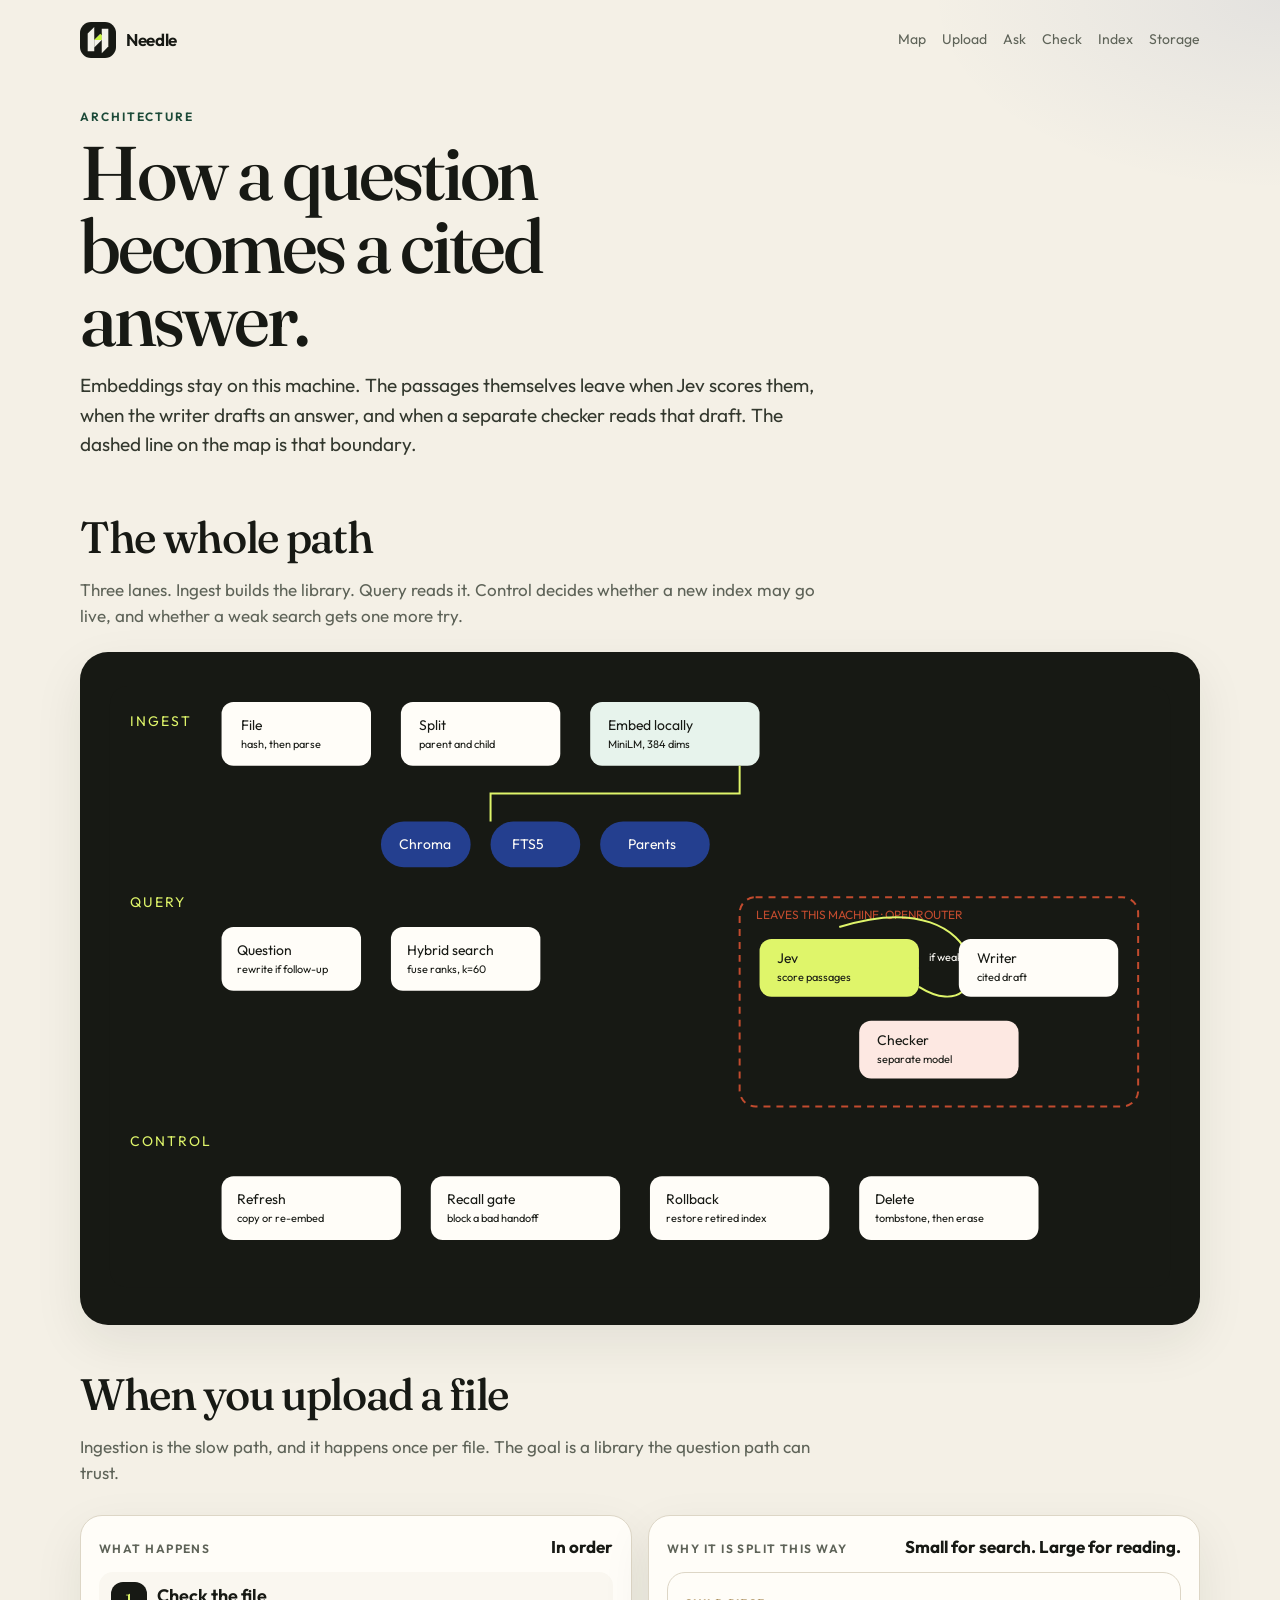
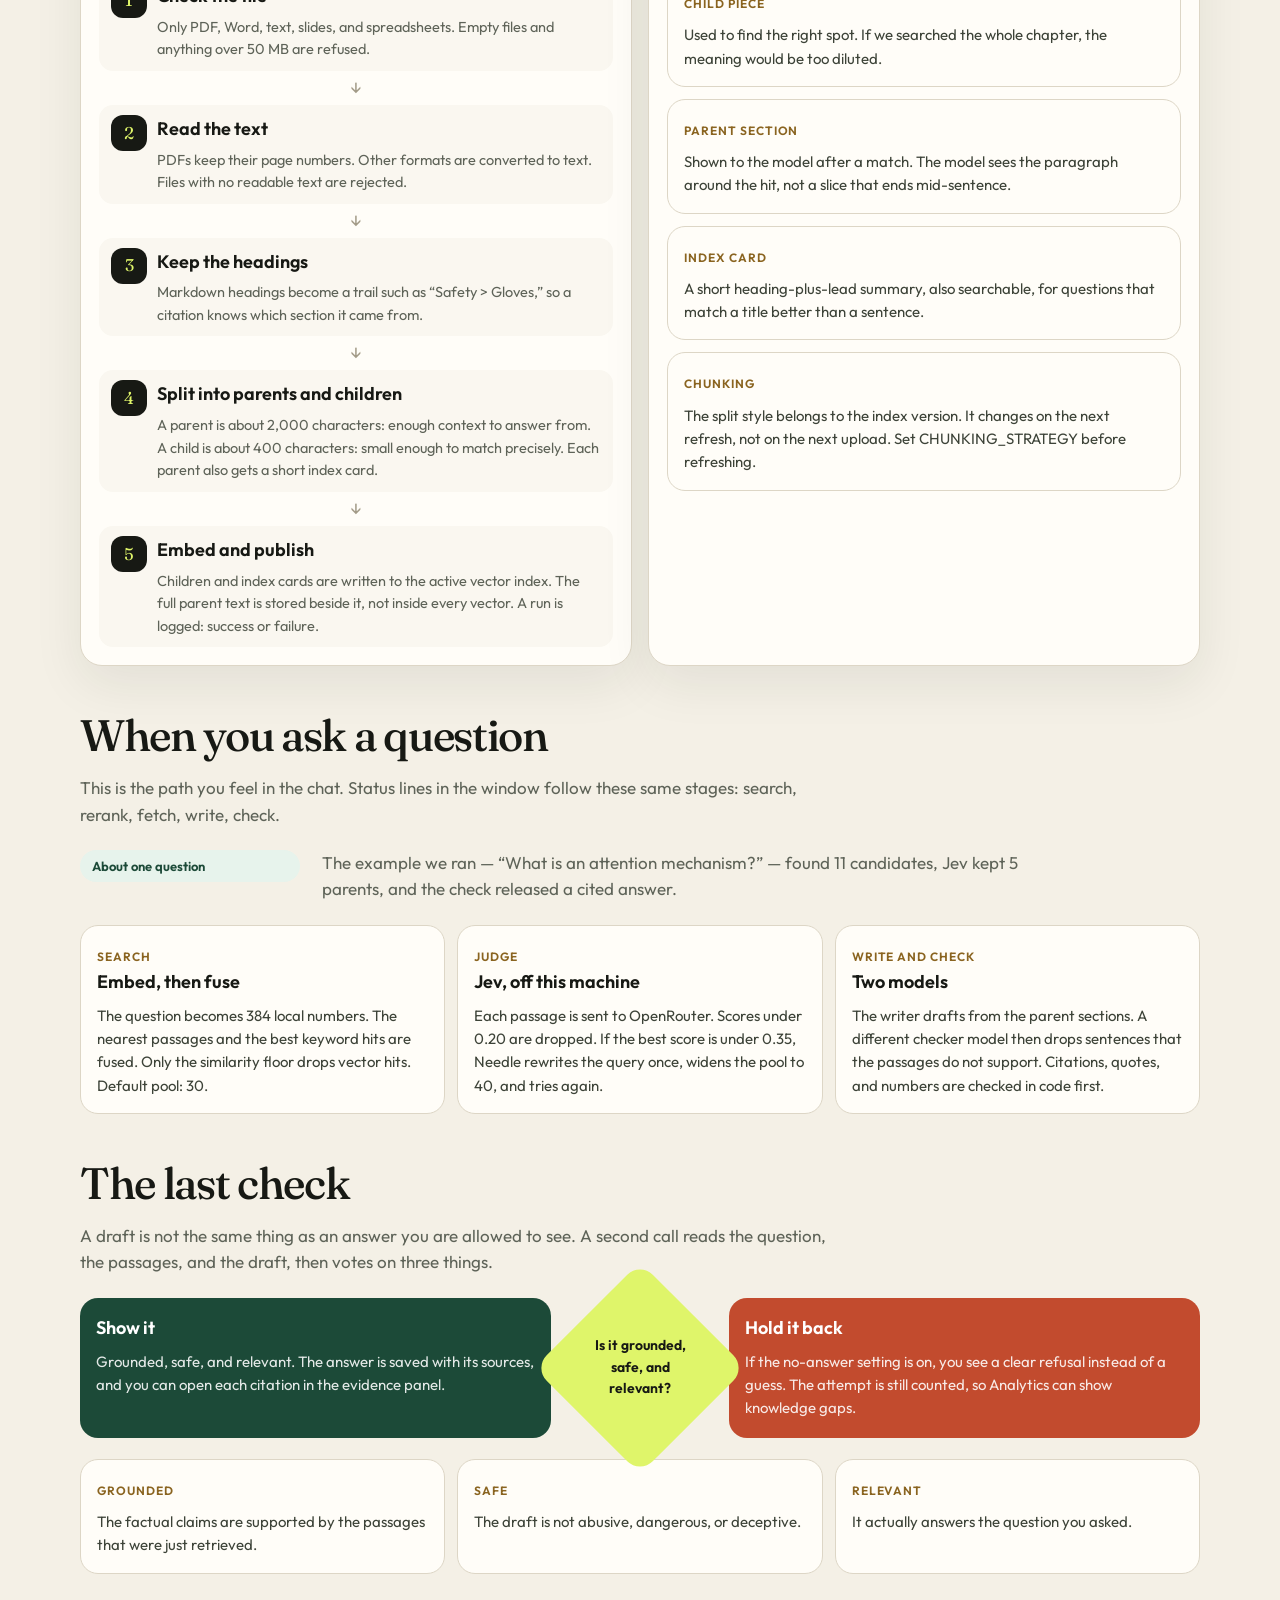
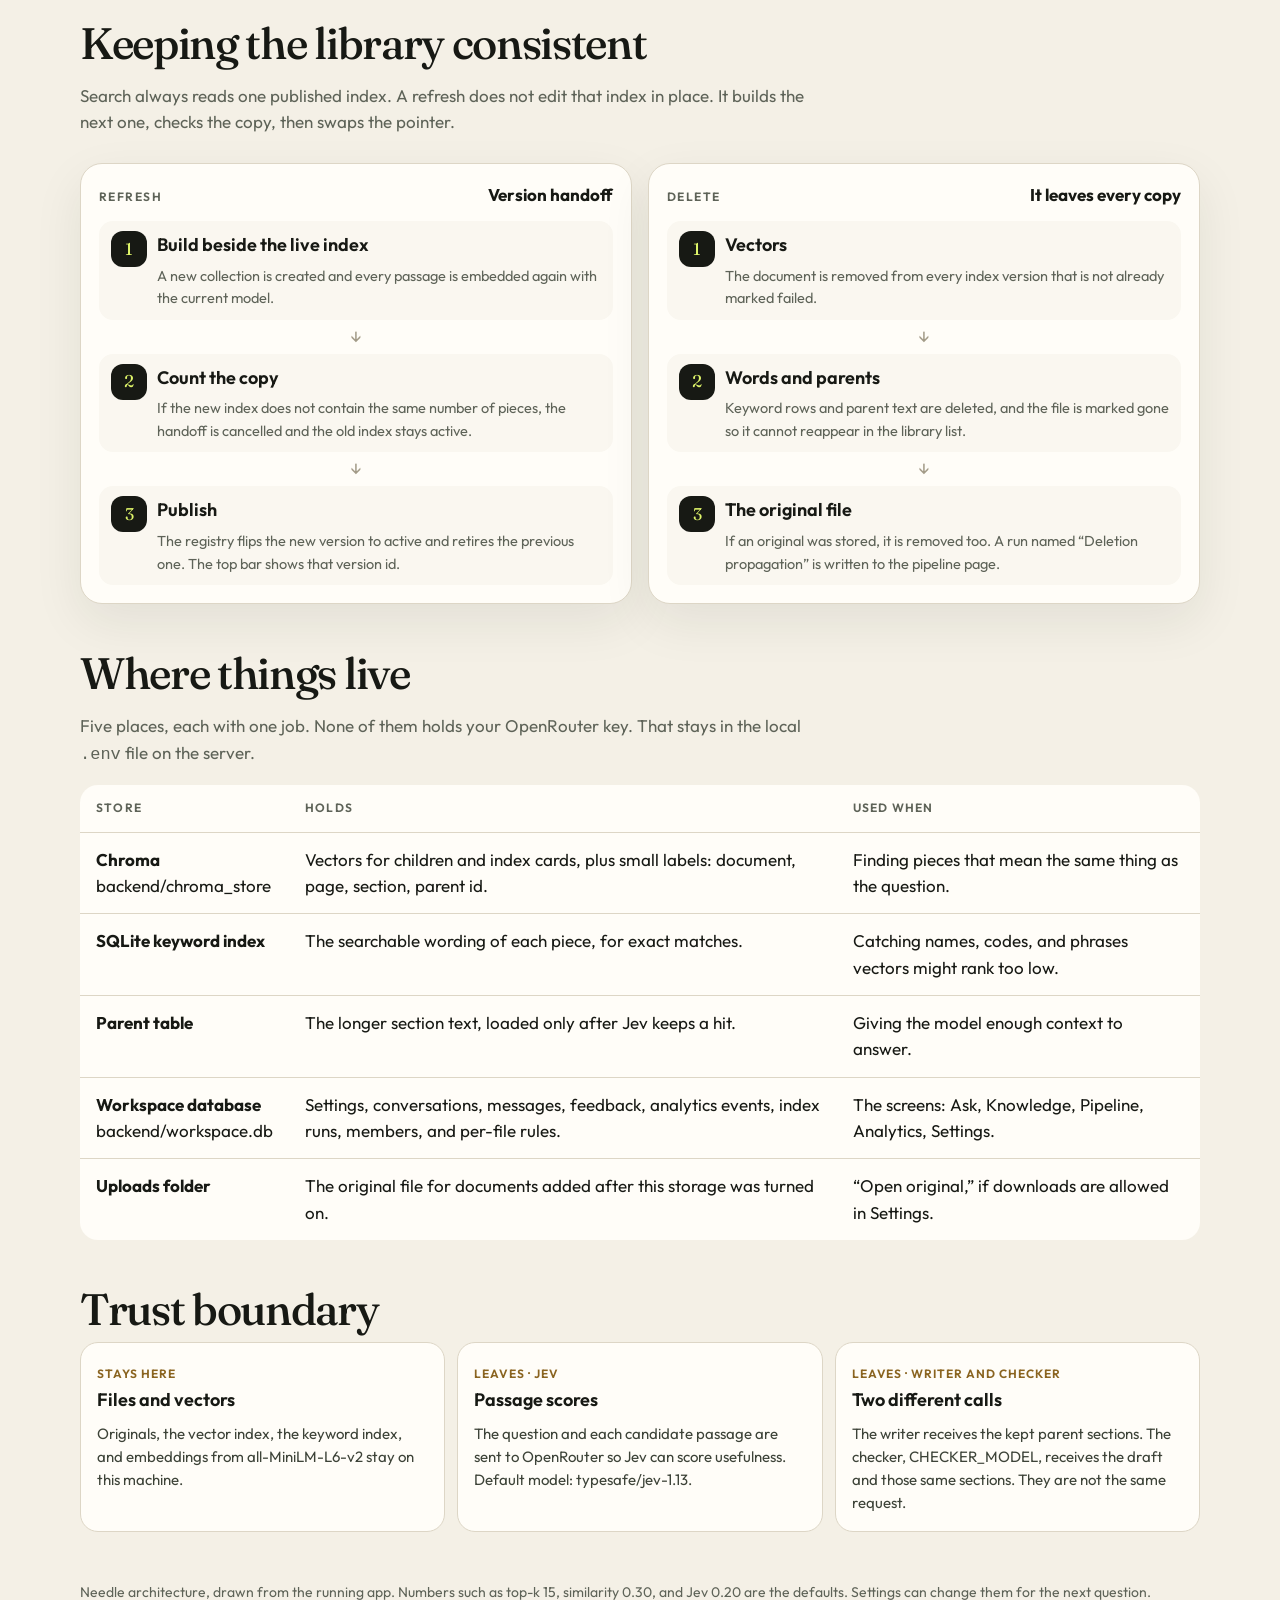
<file: frontend/architecture.html>
<!doctype html>
<html lang="en">
<head>
  <meta charset="UTF-8" />
  <meta name="viewport" content="width=device-width, initial-scale=1" />
  <title>Needle — how the system works</title>
  <link rel="preconnect" href="https://fonts.googleapis.com" />
  <link rel="preconnect" href="https://fonts.gstatic.com" crossorigin />
  <link href="https://fonts.googleapis.com/css2?family=Fraunces:opsz,wght@9..144,500;9..144,620&family=Outfit:wght@380;500;640&display=swap" rel="stylesheet" />
  <style>
    :root {
      --ink: #171914;
      --muted: #5e6358;
      --paper: #f4f0e6;
      --card: #fffdf8;
      --line: #ddd6c6;
      --moss: #1c4a38;
      --moss-2: #e7f3ec;
      --acid: #dff56a;
      --clay: #c24b2e;
      --clay-2: #fde8e2;
      --blue: #243f8f;
      --blue-2: #e7ecfb;
      --gold: #8a6420;
      --gold-2: #f8efd8;
      --shadow: 0 18px 50px rgba(28, 32, 22, .08);
    }
    * { box-sizing: border-box; }
    html { scroll-behavior: smooth; }
    body {
      margin: 0;
      color: var(--ink);
      background:
        radial-gradient(900px 420px at 8% -10%, rgba(223,245,106,.45), transparent 60%),
        radial-gradient(700px 380px at 100% 0%, rgba(36,63,143,.08), transparent 50%),
        var(--paper);
      font-family: Outfit, sans-serif;
      font-size: 17px;
      line-height: 1.55;
    }
    a { color: inherit; }
    .wrap { width: min(1120px, calc(100% - 36px)); margin: 0 auto; }
    header.top {
      display: flex; align-items: center; justify-content: space-between;
      padding: 22px 0 8px;
    }
    .brand { display: flex; gap: 10px; align-items: center; font-weight: 640; letter-spacing: -.02em; }
    .mark {
      width: 36px; height: 36px; border-radius: 11px; background: var(--ink); color: var(--acid);
      display: grid; place-items: center;
    }
    .mark svg { width: 30px; height: 30px; }
    nav { display: flex; gap: 16px; flex-wrap: wrap; font-size: 14px; }
    nav a { text-decoration: none; color: var(--muted); }
    nav a:hover { color: var(--ink); }
    .hero { padding: 42px 0 18px; }
    .kicker { font-size: 12px; letter-spacing: .16em; text-transform: uppercase; color: var(--moss); font-weight: 640; }
    h1 {
      font-family: Fraunces, serif; font-weight: 500; letter-spacing: -.04em;
      font-size: clamp(42px, 6vw, 76px); line-height: .96; margin: 10px 0 16px; max-width: 14ch;
    }
    .lede { max-width: 62ch; font-size: 19px; color: #33382e; margin: 0; }
    h2 {
      font-family: Fraunces, serif; font-weight: 500; letter-spacing: -.03em;
      font-size: clamp(30px, 4vw, 44px); line-height: 1.05; margin: 0 0 10px;
    }
    h3 { margin: 0 0 6px; font-size: 18px; font-weight: 640; }
    section { padding: 36px 0 10px; }
    .note { color: var(--muted); max-width: 68ch; }

    .lanes { display: grid; grid-template-columns: 1fr 1fr; gap: 16px; margin-top: 28px; }
    .lane { background: var(--card); border: 1px solid var(--line); border-radius: 22px; padding: 18px; box-shadow: var(--shadow); }
    .lane header { display: flex; justify-content: space-between; align-items: baseline; gap: 12px; margin-bottom: 12px; }
    .lane header span { font-size: 12px; letter-spacing: .12em; text-transform: uppercase; color: var(--muted); font-weight: 640; }
    .flow { display: grid; gap: 8px; }
    .step {
      display: grid; grid-template-columns: 36px 1fr; gap: 10px; align-items: start;
      background: #faf7f0; border-radius: 14px; padding: 10px 12px;
    }
    .n {
      width: 36px; height: 36px; border-radius: 12px; display: grid; place-items: center;
      font-family: Fraunces, serif; background: var(--ink); color: var(--acid);
    }
    .step p { margin: 0; color: var(--muted); font-size: 14.5px; }
    .arrow { text-align: center; color: #a39b88; font-size: 18px; line-height: 1; }

    .board {
      margin-top: 22px; background: var(--ink); color: #f6f3ea; border-radius: 28px;
      padding: 26px 22px 22px; box-shadow: var(--shadow);
    }
    .board h2 { color: white; }
    .board .note { color: #c9c6ba; }
    .grid { display: grid; grid-template-columns: repeat(4, 1fr); gap: 10px; margin-top: 18px; }
    .node {
      background: #242820; border: 1px solid #3a4034; border-radius: 16px; padding: 14px 14px 12px; min-height: 118px;
    }
    .node strong { display: block; font-size: 16px; margin-bottom: 6px; }
    .node span { color: #c8c4b6; font-size: 13.5px; display: block; }
    .node.acid { background: var(--acid); color: var(--ink); border-color: transparent; }
    .node.acid span { color: #3d4524; }
    .node.clay { background: #3a241d; border-color: #6a3b2e; }
    .tag { display: inline-block; margin-bottom: 8px; font-size: 11px; letter-spacing: .12em; text-transform: uppercase; color: var(--acid); font-weight: 640; }
    .node.acid .tag { color: var(--moss); }

    .explain { display: grid; grid-template-columns: 220px 1fr; gap: 22px; margin: 22px 0; align-items: start; }
    .pill { display: inline-flex; align-items: center; gap: 8px; background: var(--moss-2); color: var(--moss); border-radius: 999px; padding: 6px 12px; font-size: 13px; font-weight: 640; }
    .cards { display: grid; grid-template-columns: repeat(3, 1fr); gap: 12px; }
    .card { background: var(--card); border: 1px solid var(--line); border-radius: 18px; padding: 16px; }
    .card em { font-style: normal; font-size: 12px; letter-spacing: .08em; text-transform: uppercase; color: var(--gold); font-weight: 640; }
    .card p { margin: 8px 0 0; color: #3d4338; font-size: 15px; }

    .decision {
      display: grid; grid-template-columns: 1fr auto 1fr; gap: 14px; align-items: center; margin-top: 16px;
    }
    .choice { border-radius: 18px; padding: 16px; min-height: 140px; }
    .yes { background: var(--moss); color: white; }
    .no { background: var(--clay); color: white; }
    .choice p { margin: 8px 0 0; color: rgba(255,255,255,.88); font-size: 15px; }
    .diamond {
      width: 150px; height: 150px; background: var(--acid); color: var(--ink);
      transform: rotate(45deg); display: grid; place-items: center; border-radius: 18px;
    }
    .diamond span { transform: rotate(-45deg); text-align: center; font-weight: 640; width: 110px; font-size: 14px; }

    table { width: 100%; border-collapse: collapse; background: var(--card); border-radius: 18px; overflow: hidden; }
    th, td { text-align: left; padding: 14px 16px; border-bottom: 1px solid var(--line); vertical-align: top; }
    th { font-size: 12px; letter-spacing: .1em; text-transform: uppercase; color: var(--muted); font-weight: 640; }
    tr:last-child td { border-bottom: 0; }

    .screens { display: grid; grid-template-columns: repeat(3, 1fr); gap: 12px; }
    .screen { background: var(--card); border: 1px solid var(--line); border-radius: 18px; padding: 16px; }
    .screen b { display: block; margin-bottom: 6px; }

    footer { padding: 40px 0 56px; color: var(--muted); font-size: 14px; }
    @media (max-width: 900px) {
      .lanes, .grid, .cards, .screens, .decision, .explain { grid-template-columns: 1fr; }
      .diamond { margin: 8px auto; }
    }
  </style>
</head>
<body>
  <div class="wrap">
    <header class="top">
      <div class="brand"><div class="mark"><svg viewBox="0 0 64 64" aria-hidden="true"><path fill="#F2F0E8" d="M10 18 24 4v52H10Z"/><path fill="#F2F0E8" d="M40 8h14v38L40 60Z"/><path fill="#F2F0E8" d="M24 48 40 32V16L24 32Z"/><path fill="#C7F43D" d="M24 32 40 16v16Z"/><path fill="var(--ink)" d="M40 16h-6l6 6Z"/></svg></div> Needle</div>
      <nav>
        <a href="#map">Map</a>
        <a href="#upload">Upload</a>
        <a href="#ask">Ask</a>
        <a href="#check">Check</a>
        <a href="#index">Index</a>
        <a href="#stores">Storage</a>
      </nav>
    </header>

    <div class="hero">
      <div class="kicker">Architecture</div>
      <h1>How a question becomes a cited answer.</h1>
      <p class="lede">Embeddings stay on this machine. The passages themselves leave when Jev scores them, when the writer drafts an answer, and when a separate checker reads that draft. The dashed line on the map is that boundary.</p>
    </div>

    <section id="map">
      <h2>The whole path</h2>
      <p class="note">Three lanes. Ingest builds the library. Query reads it. Control decides whether a new index may go live, and whether a weak search gets one more try.</p>
      <div class="board">
        <svg viewBox="0 0 1080 620" role="img" aria-label="Swimlane of ingest, query, and control, with a dashed boundary around calls that leave this machine" style="width:100%;height:auto">
          <rect x="8" y="8" width="1064" height="604" rx="18" fill="#171914"/>
          <text x="28" y="48" fill="#dff56a" font-family="Outfit,sans-serif" font-size="14" letter-spacing="2">INGEST</text>
          <text x="28" y="230" fill="#dff56a" font-family="Outfit,sans-serif" font-size="14" letter-spacing="2">QUERY</text>
          <text x="28" y="470" fill="#dff56a" font-family="Outfit,sans-serif" font-size="14" letter-spacing="2">CONTROL</text>
          <g font-family="Outfit,sans-serif" font-size="14" fill="#171914">
            <rect x="120" y="24" width="150" height="64" rx="12" fill="#fffdf8"/><text x="140" y="52">File</text><text x="140" y="70" font-size="11">hash, then parse</text>
            <rect x="300" y="24" width="160" height="64" rx="12" fill="#fffdf8"/><text x="318" y="52">Split</text><text x="318" y="70" font-size="11">parent and child</text>
            <rect x="490" y="24" width="170" height="64" rx="12" fill="#e7f3ec"/><text x="508" y="52">Embed locally</text><text x="508" y="70" font-size="11">MiniLM, 384 dims</text>
            <path d="M640 88 v28 h-250 v28" fill="none" stroke="#dff56a" stroke-width="2"/>
            <rect x="280" y="144" width="90" height="46" rx="23" fill="#243f8f"/><text x="298" y="172" fill="#fffdf8">Chroma</text>
            <rect x="390" y="144" width="90" height="46" rx="23" fill="#243f8f"/><text x="412" y="172" fill="#fffdf8">FTS5</text>
            <rect x="500" y="144" width="110" height="46" rx="23" fill="#243f8f"/><text x="528" y="172" fill="#fffdf8">Parents</text>
            <rect x="120" y="250" width="140" height="64" rx="12" fill="#fffdf8"/><text x="136" y="278">Question</text><text x="136" y="296" font-size="11">rewrite if follow-up</text>
            <rect x="290" y="250" width="150" height="64" rx="12" fill="#fffdf8"/><text x="306" y="278">Hybrid search</text><text x="306" y="296" font-size="11">fuse ranks, k=60</text>
            <rect x="640" y="220" width="400" height="210" rx="16" fill="none" stroke="#c24b2e" stroke-dasharray="7 6" stroke-width="2"/>
            <text x="656" y="242" fill="#c24b2e" font-size="12">LEAVES THIS MACHINE · OPENROUTER</text>
            <rect x="660" y="262" width="160" height="58" rx="12" fill="#dff56a"/><text x="678" y="286">Jev</text><text x="678" y="304" font-size="11">score passages</text>
            <path d="M820 291 h40" stroke="#171914" stroke-width="2" fill="none"/>
            <text x="830" y="284" font-size="11" fill="#fffdf8">if weak, one retry</text>
            <path d="M820 310 C 900 360, 900 200, 740 250" fill="none" stroke="#dff56a" stroke-width="2"/>
            <rect x="860" y="262" width="160" height="58" rx="12" fill="#fffdf8"/><text x="878" y="286">Writer</text><text x="878" y="304" font-size="11">cited draft</text>
            <rect x="760" y="344" width="160" height="58" rx="12" fill="#fde8e2"/><text x="778" y="368">Checker</text><text x="778" y="386" font-size="11">separate model</text>
            <rect x="120" y="500" width="180" height="64" rx="12" fill="#fffdf8"/><text x="136" y="528">Refresh</text><text x="136" y="546" font-size="11">copy or re-embed</text>
            <rect x="330" y="500" width="190" height="64" rx="12" fill="#fffdf8"/><text x="346" y="528">Recall gate</text><text x="346" y="546" font-size="11">block a bad handoff</text>
            <rect x="550" y="500" width="180" height="64" rx="12" fill="#fffdf8"/><text x="566" y="528">Rollback</text><text x="566" y="546" font-size="11">restore retired index</text>
            <rect x="760" y="500" width="180" height="64" rx="12" fill="#fffdf8"/><text x="776" y="528">Delete</text><text x="776" y="546" font-size="11">tombstone, then erase</text>
          </g>
        </svg>
      </div>
    </section>

    <section id="upload">
      <h2>When you upload a file</h2>
      <p class="note">Ingestion is the slow path, and it happens once per file. The goal is a library the question path can trust.</p>
      <div class="lanes">
        <div class="lane">
          <header><span>What happens</span><strong>In order</strong></header>
          <div class="flow">
            <div class="step"><div class="n">1</div><div><h3>Check the file</h3><p>Only PDF, Word, text, slides, and spreadsheets. Empty files and anything over 50 MB are refused.</p></div></div>
            <div class="arrow">↓</div>
            <div class="step"><div class="n">2</div><div><h3>Read the text</h3><p>PDFs keep their page numbers. Other formats are converted to text. Files with no readable text are rejected.</p></div></div>
            <div class="arrow">↓</div>
            <div class="step"><div class="n">3</div><div><h3>Keep the headings</h3><p>Markdown headings become a trail such as “Safety &gt; Gloves,” so a citation knows which section it came from.</p></div></div>
            <div class="arrow">↓</div>
            <div class="step"><div class="n">4</div><div><h3>Split into parents and children</h3><p>A parent is about 2,000 characters: enough context to answer from. A child is about 400 characters: small enough to match precisely. Each parent also gets a short index card.</p></div></div>
            <div class="arrow">↓</div>
            <div class="step"><div class="n">5</div><div><h3>Embed and publish</h3><p>Children and index cards are written to the active vector index. The full parent text is stored beside it, not inside every vector. A run is logged: success or failure.</p></div></div>
          </div>
        </div>
        <div class="lane">
          <header><span>Why it is split this way</span><strong>Small for search. Large for reading.</strong></header>
          <div class="cards" style="grid-template-columns: 1fr;">
            <article class="card"><em>Child piece</em><p>Used to find the right spot. If we searched the whole chapter, the meaning would be too diluted.</p></article>
            <article class="card"><em>Parent section</em><p>Shown to the model after a match. The model sees the paragraph around the hit, not a slice that ends mid-sentence.</p></article>
            <article class="card"><em>Index card</em><p>A short heading-plus-lead summary, also searchable, for questions that match a title better than a sentence.</p></article>
            <article class="card"><em>Chunking</em><p>The split style belongs to the index version. It changes on the next refresh, not on the next upload. Set CHUNKING_STRATEGY before refreshing.</p></article>
          </div>
        </div>
      </div>
    </section>

    <section id="ask">
      <h2>When you ask a question</h2>
      <p class="note">This is the path you feel in the chat. Status lines in the window follow these same stages: search, rerank, fetch, write, check.</p>
      <div class="explain">
        <div class="pill">About one question</div>
        <p class="note" style="margin:0">The example we ran — “What is an attention mechanism?” — found 11 candidates, Jev kept 5 parents, and the check released a cited answer.</p>
      </div>
      <div class="cards">
        <article class="card"><em>Search</em><h3>Embed, then fuse</h3><p>The question becomes 384 local numbers. The nearest passages and the best keyword hits are fused. Only the similarity floor drops vector hits. Default pool: 30.</p></article>
        <article class="card"><em>Judge</em><h3>Jev, off this machine</h3><p>Each passage is sent to OpenRouter. Scores under 0.20 are dropped. If the best score is under 0.35, Needle rewrites the query once, widens the pool to 40, and tries again.</p></article>
        <article class="card"><em>Write and check</em><h3>Two models</h3><p>The writer drafts from the parent sections. A different checker model then drops sentences that the passages do not support. Citations, quotes, and numbers are checked in code first.</p></article>
      </div>
    </section>

    <section id="check">
      <h2>The last check</h2>
      <p class="note">A draft is not the same thing as an answer you are allowed to see. A second call reads the question, the passages, and the draft, then votes on three things.</p>
      <div class="decision">
        <div class="choice yes">
          <h3>Show it</h3>
          <p>Grounded, safe, and relevant. The answer is saved with its sources, and you can open each citation in the evidence panel.</p>
        </div>
        <div class="diamond"><span>Is it grounded, safe, and relevant?</span></div>
        <div class="choice no">
          <h3>Hold it back</h3>
          <p>If the no-answer setting is on, you see a clear refusal instead of a guess. The attempt is still counted, so Analytics can show knowledge gaps.</p>
        </div>
      </div>
      <div class="cards" style="margin-top:16px">
        <article class="card"><em>Grounded</em><p>The factual claims are supported by the passages that were just retrieved.</p></article>
        <article class="card"><em>Safe</em><p>The draft is not abusive, dangerous, or deceptive.</p></article>
        <article class="card"><em>Relevant</em><p>It actually answers the question you asked.</p></article>
      </div>
    </section>

    <section id="index">
      <h2>Keeping the library consistent</h2>
      <p class="note">Search always reads one published index. A refresh does not edit that index in place. It builds the next one, checks the copy, then swaps the pointer.</p>
      <div class="lanes">
        <div class="lane">
          <header><span>Refresh</span><strong>Version handoff</strong></header>
          <div class="flow">
            <div class="step"><div class="n">1</div><div><h3>Build beside the live index</h3><p>A new collection is created and every passage is embedded again with the current model.</p></div></div>
            <div class="arrow">↓</div>
            <div class="step"><div class="n">2</div><div><h3>Count the copy</h3><p>If the new index does not contain the same number of pieces, the handoff is cancelled and the old index stays active.</p></div></div>
            <div class="arrow">↓</div>
            <div class="step"><div class="n">3</div><div><h3>Publish</h3><p>The registry flips the new version to active and retires the previous one. The top bar shows that version id.</p></div></div>
          </div>
        </div>
        <div class="lane">
          <header><span>Delete</span><strong>It leaves every copy</strong></header>
          <div class="flow">
            <div class="step"><div class="n">1</div><div><h3>Vectors</h3><p>The document is removed from every index version that is not already marked failed.</p></div></div>
            <div class="arrow">↓</div>
            <div class="step"><div class="n">2</div><div><h3>Words and parents</h3><p>Keyword rows and parent text are deleted, and the file is marked gone so it cannot reappear in the library list.</p></div></div>
            <div class="arrow">↓</div>
            <div class="step"><div class="n">3</div><div><h3>The original file</h3><p>If an original was stored, it is removed too. A run named “Deletion propagation” is written to the pipeline page.</p></div></div>
          </div>
        </div>
      </div>
    </section>

    <section id="stores">
      <h2>Where things live</h2>
      <p class="note">Five places, each with one job. None of them holds your OpenRouter key. That stays in the local <code>.env</code> file on the server.</p>
      <table>
        <thead><tr><th>Store</th><th>Holds</th><th>Used when</th></tr></thead>
        <tbody>
          <tr><td><strong>Chroma</strong><br>backend/chroma_store</td><td>Vectors for children and index cards, plus small labels: document, page, section, parent id.</td><td>Finding pieces that mean the same thing as the question.</td></tr>
          <tr><td><strong>SQLite keyword index</strong></td><td>The searchable wording of each piece, for exact matches.</td><td>Catching names, codes, and phrases vectors might rank too low.</td></tr>
          <tr><td><strong>Parent table</strong></td><td>The longer section text, loaded only after Jev keeps a hit.</td><td>Giving the model enough context to answer.</td></tr>
          <tr><td><strong>Workspace database</strong><br>backend/workspace.db</td><td>Settings, conversations, messages, feedback, analytics events, index runs, members, and per-file rules.</td><td>The screens: Ask, Knowledge, Pipeline, Analytics, Settings.</td></tr>
          <tr><td><strong>Uploads folder</strong></td><td>The original file for documents added after this storage was turned on.</td><td>“Open original,” if downloads are allowed in Settings.</td></tr>
        </tbody>
      </table>
    </section>

    <section>
      <h2>Trust boundary</h2>
      <div class="cards">
        <article class="card"><em>Stays here</em><h3>Files and vectors</h3><p>Originals, the vector index, the keyword index, and embeddings from all-MiniLM-L6-v2 stay on this machine.</p></article>
        <article class="card"><em>Leaves · Jev</em><h3>Passage scores</h3><p>The question and each candidate passage are sent to OpenRouter so Jev can score usefulness. Default model: typesafe/jev-1.13.</p></article>
        <article class="card"><em>Leaves · writer and checker</em><h3>Two different calls</h3><p>The writer receives the kept parent sections. The checker, CHECKER_MODEL, receives the draft and those same sections. They are not the same request.</p></article>
      </div>
    </section>

    <footer>
      Needle architecture, drawn from the running app. Numbers such as top-k 15, similarity 0.30, and Jev 0.20 are the defaults. Settings can change them for the next question.
    </footer>
  </div>
</body>
</html>
</file>
